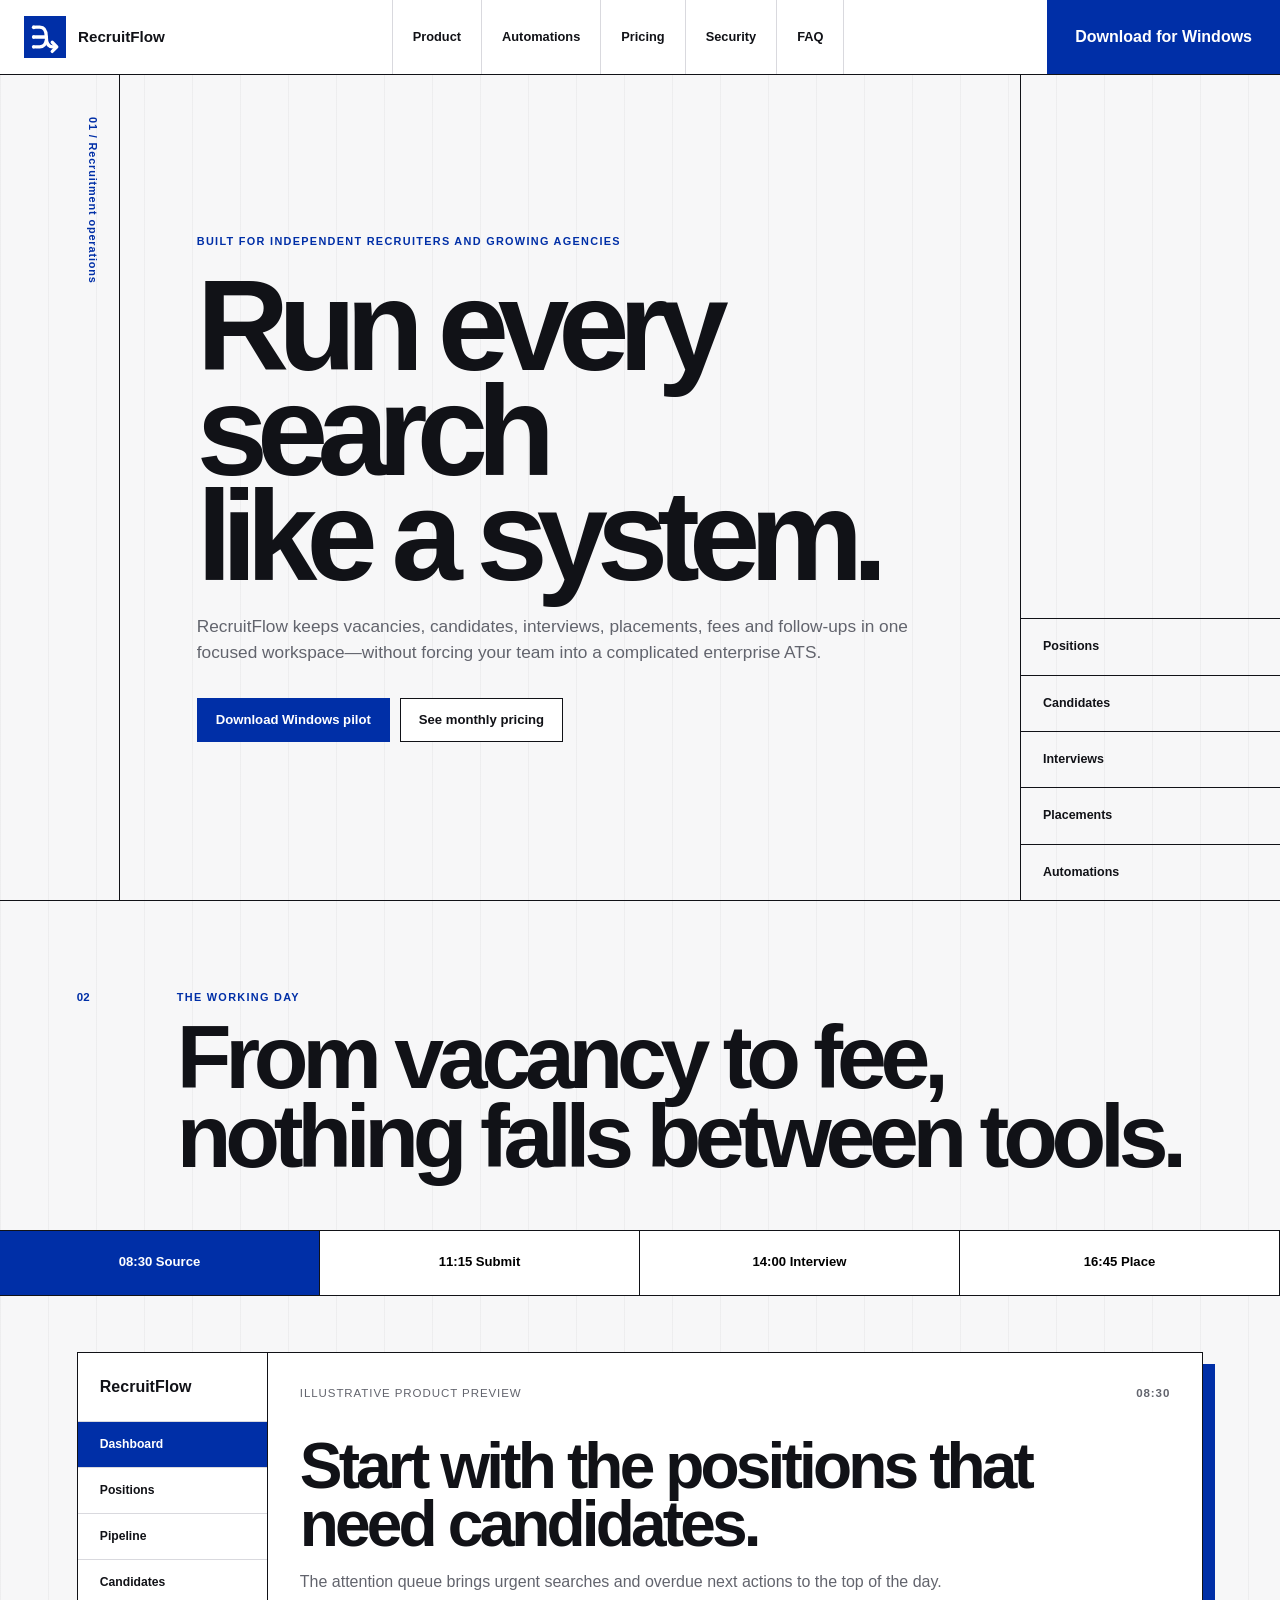
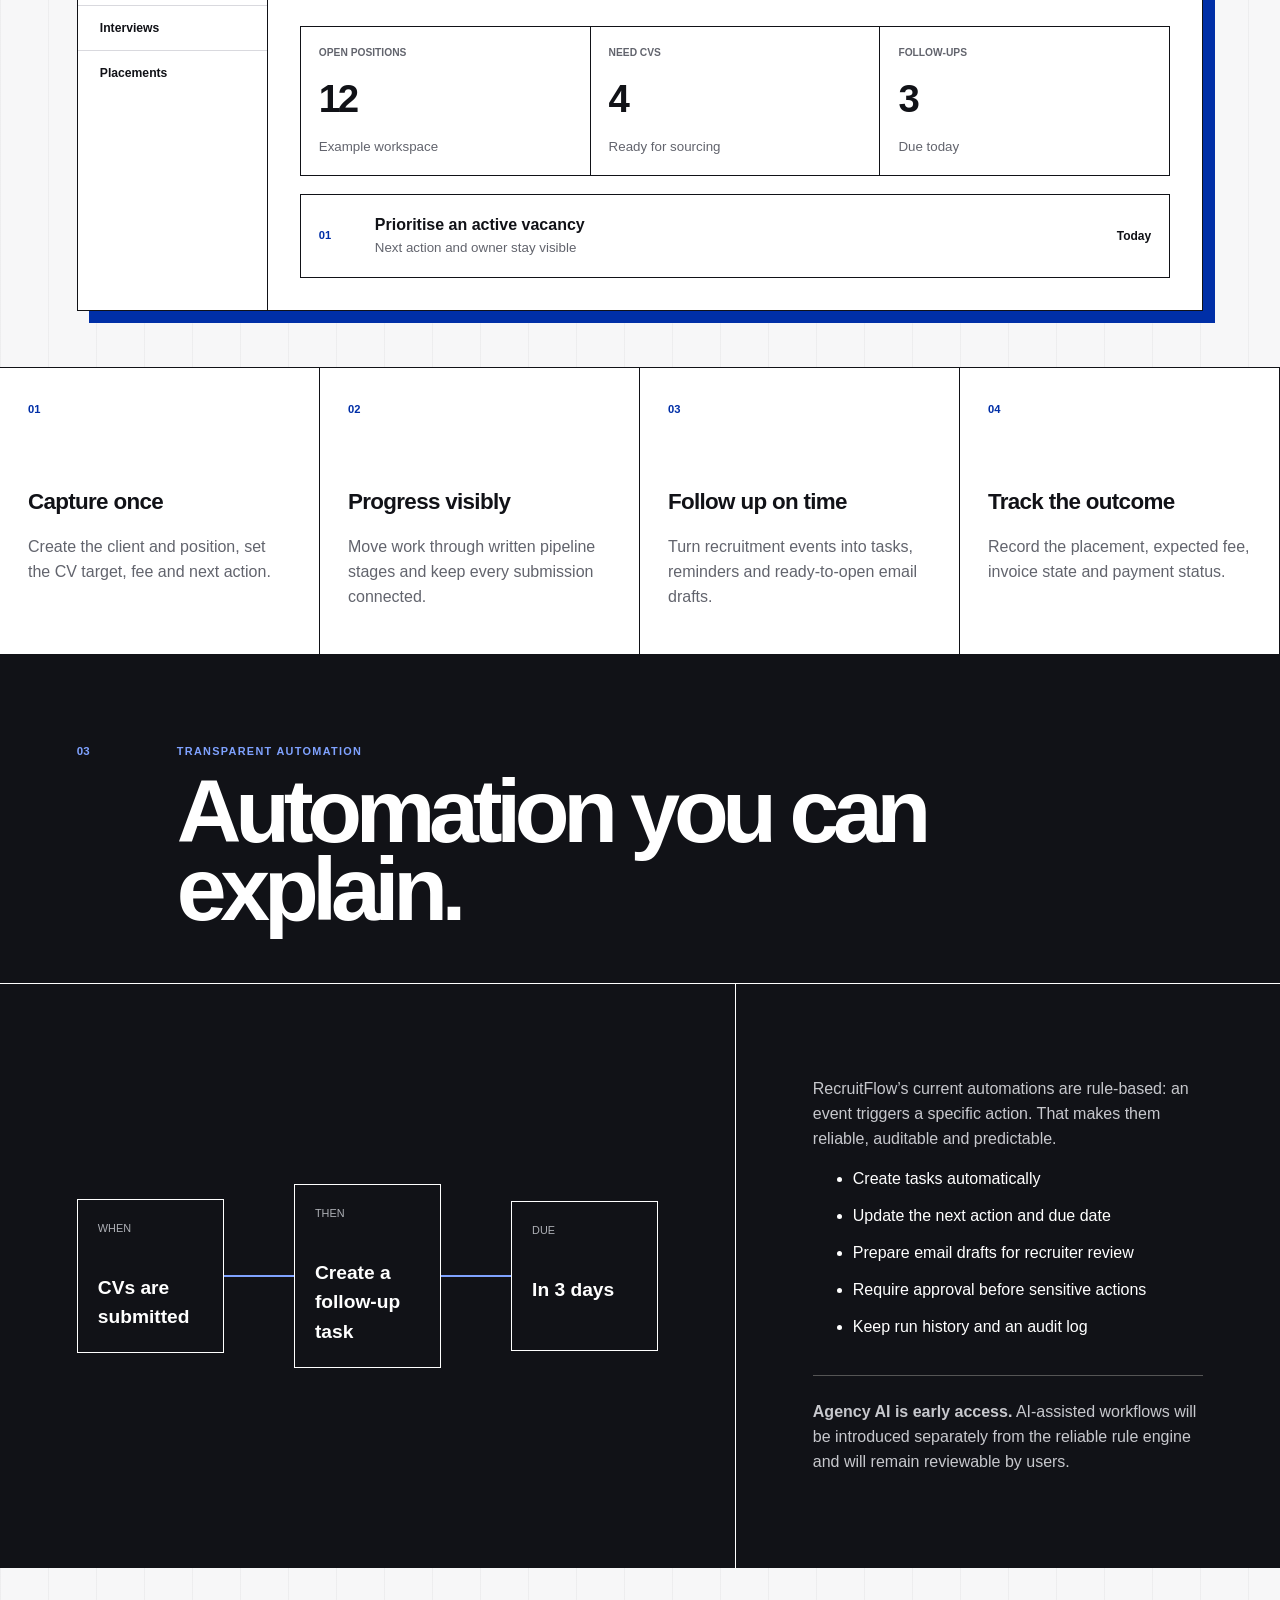
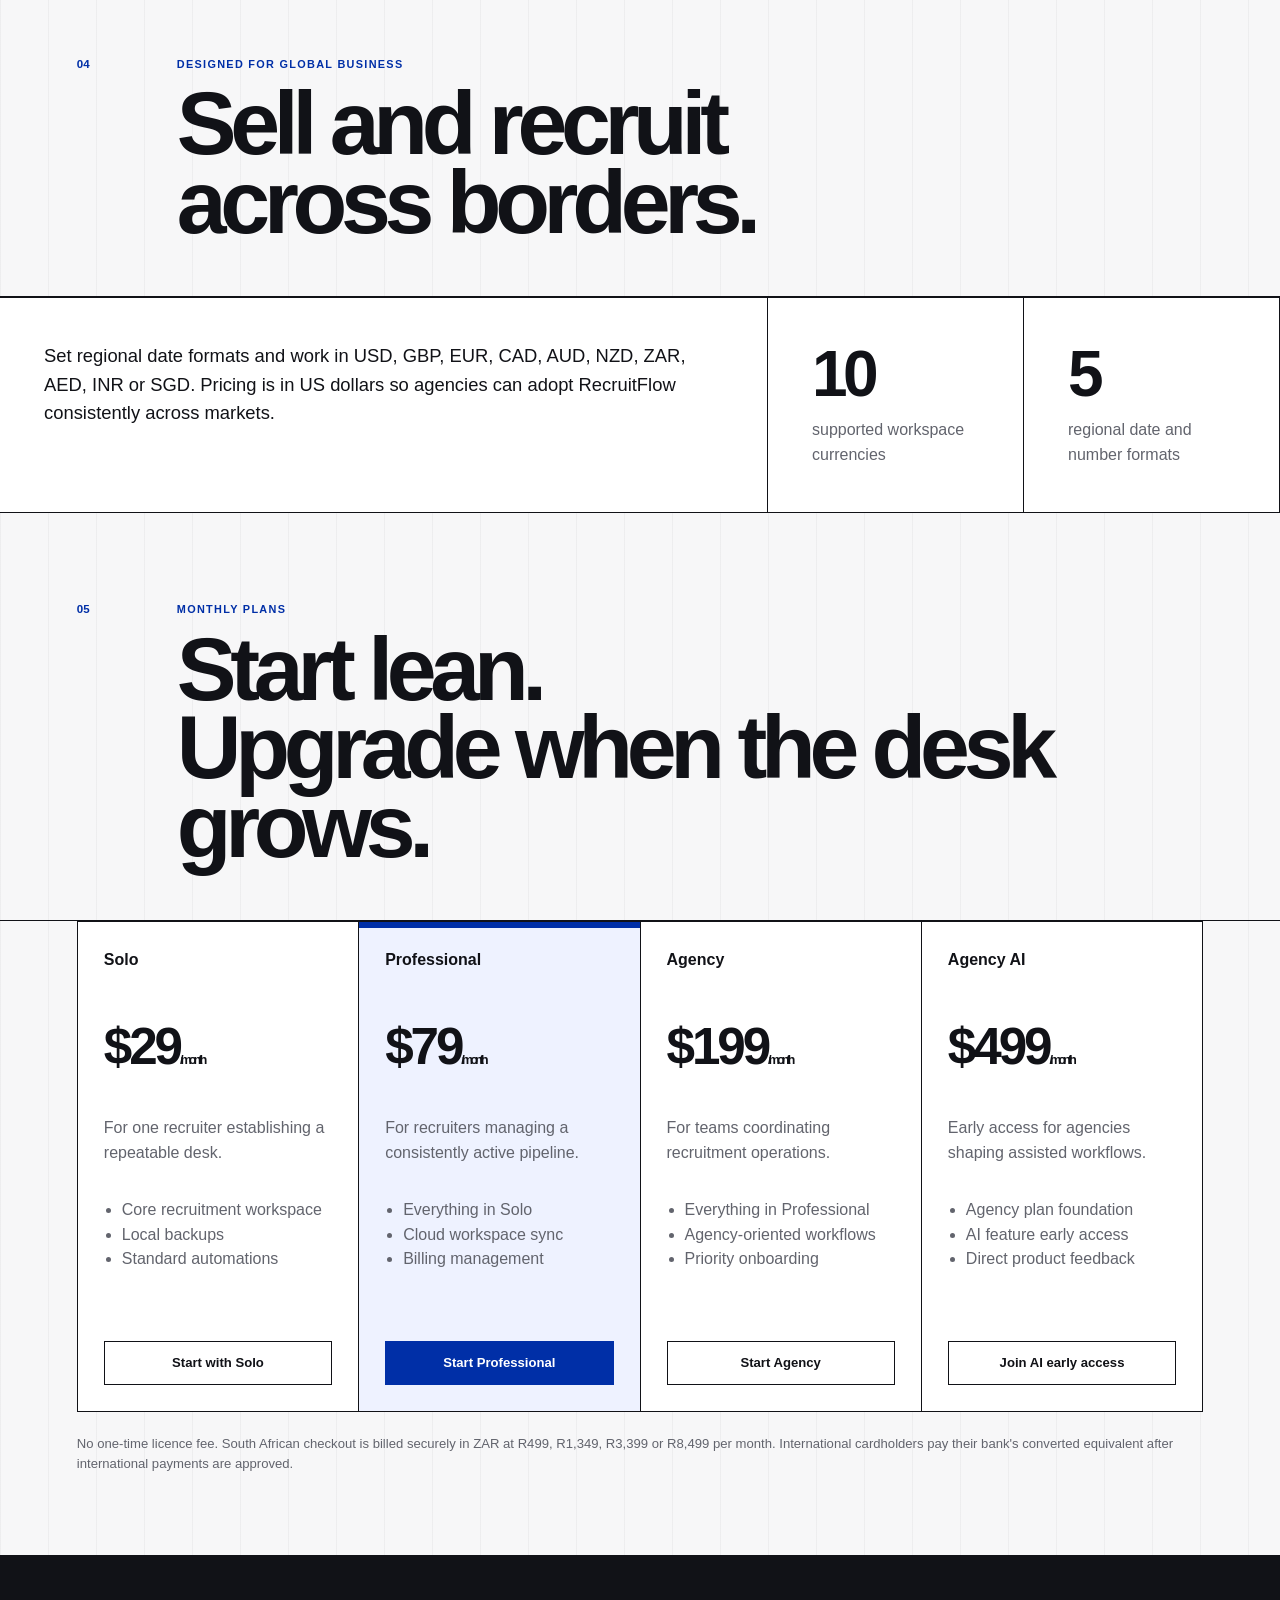
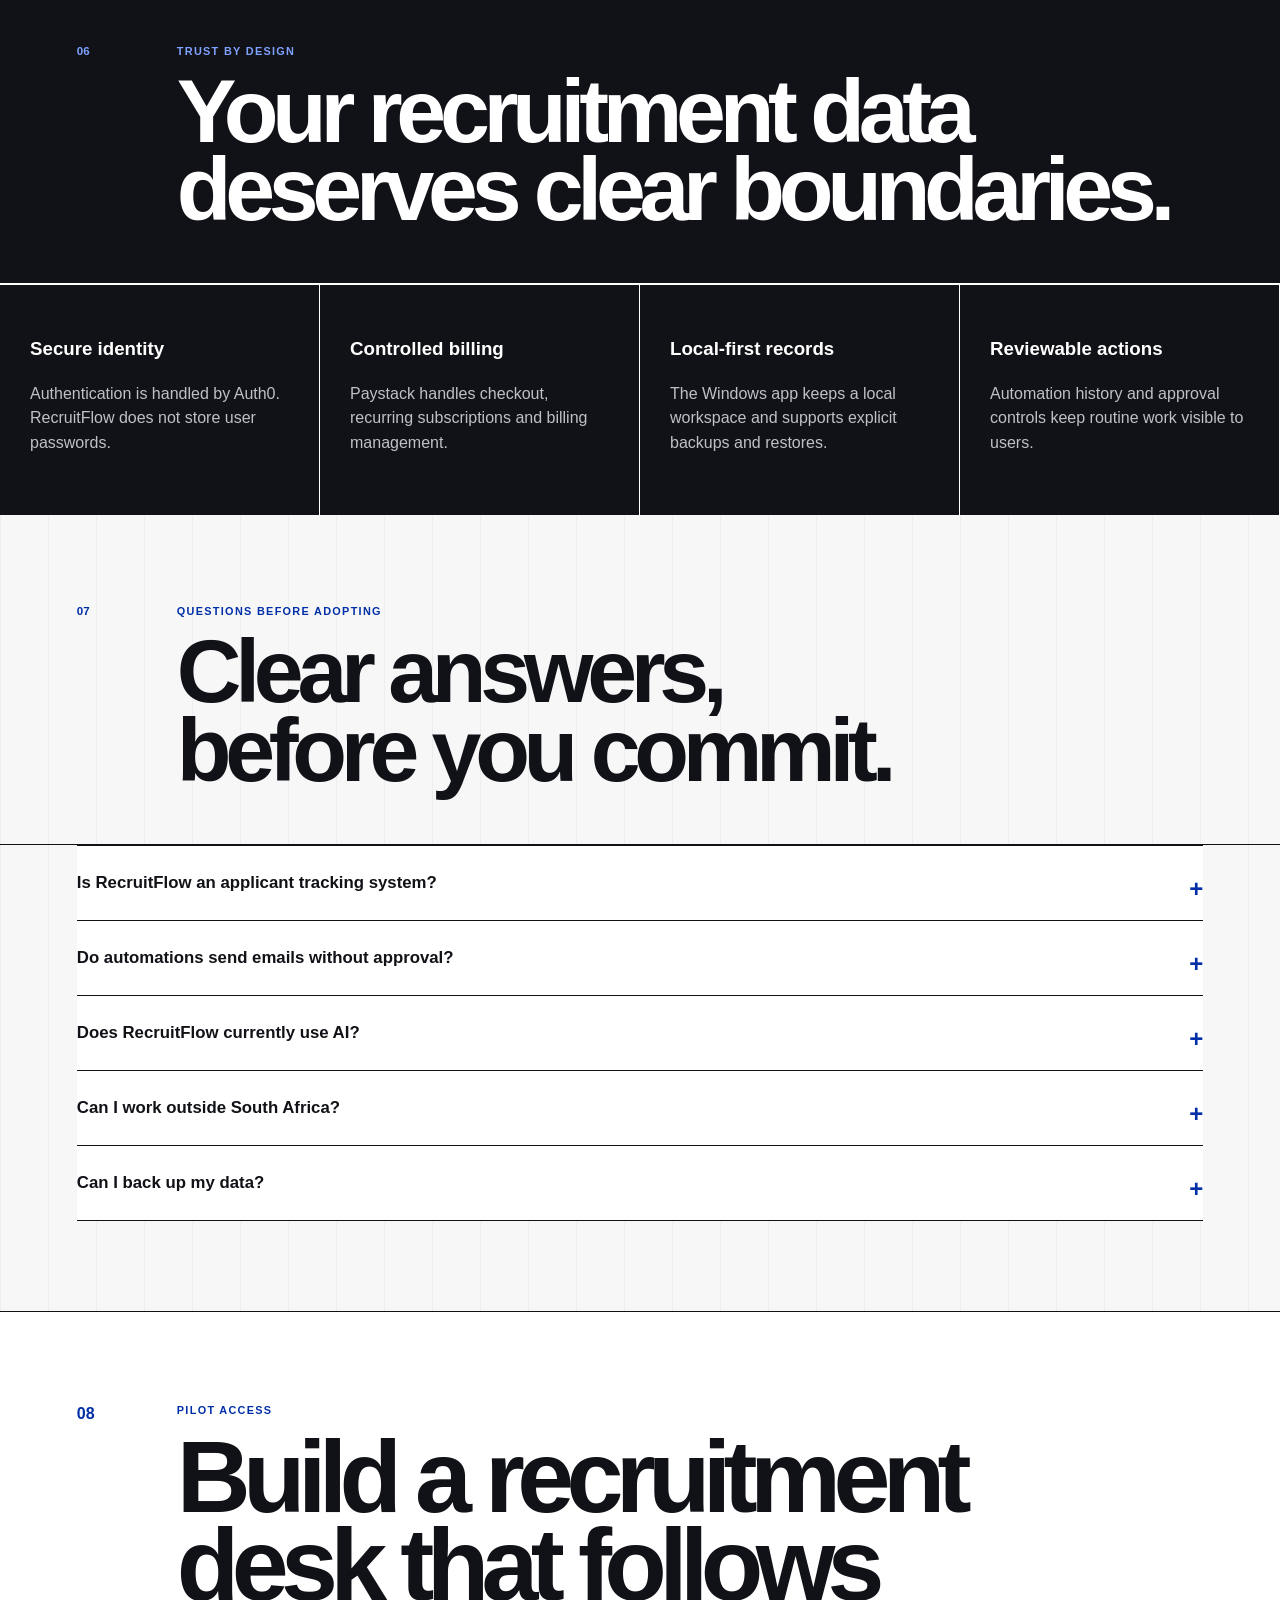
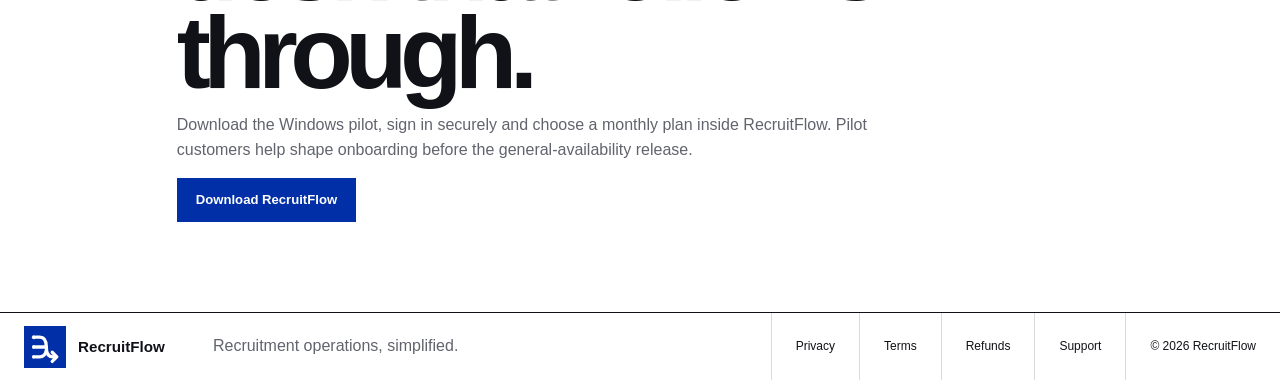
<file: index.html>
<!doctype html>
<html lang="en">
<head>
  <meta charset="utf-8">
  <meta name="viewport" content="width=device-width, initial-scale=1">
  <meta name="theme-color" content="#002fa7">
  <meta name="description" content="RecruitFlow keeps positions, candidates, interviews, placements, fees and follow-ups in one recruitment workspace.">
  <title>RecruitFlow — Recruitment operations, in one flow</title>
  <link rel="icon" type="image/svg+xml" href="recruitflow-mark.svg">
  <link rel="apple-touch-icon" href="recruitflow-mark-512.png">
  <style>.brand span{background:transparent}.brand span img{display:block;width:42px;height:42px}</style>
  <link rel="stylesheet" href="styles.css">
</head>
<body>
  <a class="skip-link" href="#main">Skip to content</a>
  <header class="site-header">
    <a class="brand" href="#top" aria-label="RecruitFlow home"><span><img src="recruitflow-mark.svg" alt=""></span><strong>RecruitFlow</strong></a>
    <button class="menu-button" type="button" aria-expanded="false" aria-controls="site-nav">Menu</button>
    <nav id="site-nav" aria-label="Primary navigation">
      <a href="#product">Product</a><a href="#automations">Automations</a><a href="#pricing">Pricing</a><a href="#security">Security</a><a href="#faq">FAQ</a>
    </nav>
    <a class="header-cta" href="RecruitFlow-Setup.exe" download>Download for Windows</a>
  </header>

  <main id="main">
    <section class="hero" id="top">
      <div class="folio">01 / Recruitment operations</div>
      <div class="hero-copy">
        <p class="eyebrow">Built for independent recruiters and growing agencies</p>
        <h1>Run every search<br>like a system.</h1>
        <p class="hero-lede">RecruitFlow keeps vacancies, candidates, interviews, placements, fees and follow-ups in one focused workspace—without forcing your team into a complicated enterprise ATS.</p>
        <div class="hero-actions"><a class="button primary" href="RecruitFlow-Setup.exe" download>Download Windows pilot</a><a class="button" href="#pricing">See monthly pricing</a></div>
      </div>
      <div class="hero-index" aria-label="Core product areas">
        <span>Positions</span><span>Candidates</span><span>Interviews</span><span>Placements</span><span>Automations</span>
      </div>
    </section>

    <section class="product-section" id="product">
      <div class="section-heading"><span>02</span><div><p class="eyebrow">The working day</p><h2>From vacancy to fee,<br>nothing falls between tools.</h2></div></div>
      <div class="day-switcher" role="tablist" aria-label="Recruitment workflow preview">
        <button class="day-tab active" data-demo="source" role="tab" aria-selected="true">08:30 Source</button>
        <button class="day-tab" data-demo="submit" role="tab" aria-selected="false">11:15 Submit</button>
        <button class="day-tab" data-demo="interview" role="tab" aria-selected="false">14:00 Interview</button>
        <button class="day-tab" data-demo="place" role="tab" aria-selected="false">16:45 Place</button>
      </div>
      <div class="product-demo" aria-live="polite">
        <div class="demo-sidebar"><strong>RecruitFlow</strong><span class="active">Dashboard</span><span>Positions</span><span>Pipeline</span><span>Candidates</span><span>Interviews</span><span>Placements</span></div>
        <div class="demo-main">
          <div class="demo-meta"><span>Illustrative product preview</span><strong id="demo-time">08:30</strong></div>
          <h3 id="demo-title">Start with the positions that need candidates.</h3>
          <p id="demo-copy">The attention queue brings urgent searches and overdue next actions to the top of the day.</p>
          <div class="demo-grid" id="demo-grid">
            <div><span>Open positions</span><strong>12</strong><small>Example workspace</small></div>
            <div><span>Need CVs</span><strong>4</strong><small>Ready for sourcing</small></div>
            <div><span>Follow-ups</span><strong>3</strong><small>Due today</small></div>
          </div>
          <div class="demo-queue"><span>01</span><div><strong>Prioritise an active vacancy</strong><small>Next action and owner stay visible</small></div><b>Today</b></div>
        </div>
      </div>
      <div class="workflow-grid">
        <article><span>01</span><h3>Capture once</h3><p>Create the client and position, set the CV target, fee and next action.</p></article>
        <article><span>02</span><h3>Progress visibly</h3><p>Move work through written pipeline stages and keep every submission connected.</p></article>
        <article><span>03</span><h3>Follow up on time</h3><p>Turn recruitment events into tasks, reminders and ready-to-open email drafts.</p></article>
        <article><span>04</span><h3>Track the outcome</h3><p>Record the placement, expected fee, invoice state and payment status.</p></article>
      </div>
    </section>

    <section class="automation-section" id="automations">
      <div class="section-heading inverse"><span>03</span><div><p class="eyebrow">Transparent automation</p><h2>Automation you can explain.</h2></div></div>
      <div class="automation-layout">
        <div class="rule-builder" aria-label="Example automation rule">
          <div><span>When</span><strong>CVs are submitted</strong></div><i></i><div><span>Then</span><strong>Create a follow-up task</strong></div><i></i><div><span>Due</span><strong>In 3 days</strong></div>
        </div>
        <div class="automation-copy">
          <p>RecruitFlow’s current automations are rule-based: an event triggers a specific action. That makes them reliable, auditable and predictable.</p>
          <ul><li>Create tasks automatically</li><li>Update the next action and due date</li><li>Prepare email drafts for recruiter review</li><li>Require approval before sensitive actions</li><li>Keep run history and an audit log</li></ul>
          <p class="roadmap-note"><strong>Agency AI is early access.</strong> AI-assisted workflows will be introduced separately from the reliable rule engine and will remain reviewable by users.</p>
        </div>
      </div>
    </section>

    <section class="global-section">
      <div class="section-heading"><span>04</span><div><p class="eyebrow">Designed for global business</p><h2>Sell and recruit<br>across borders.</h2></div></div>
      <div class="global-grid"><p>Set regional date formats and work in USD, GBP, EUR, CAD, AUD, NZD, ZAR, AED, INR or SGD. Pricing is in US dollars so agencies can adopt RecruitFlow consistently across markets.</p><div><strong>10</strong><span>supported workspace currencies</span></div><div><strong>5</strong><span>regional date and number formats</span></div></div>
    </section>

    <section class="pricing-section" id="pricing">
      <div class="section-heading"><span>05</span><div><p class="eyebrow">Monthly plans</p><h2>Start lean.<br>Upgrade when the desk grows.</h2></div></div>
      <div class="pricing-grid">
        <article><span>Solo</span><strong>$29<small>/month</small></strong><p>For one recruiter establishing a repeatable desk.</p><ul><li>Core recruitment workspace</li><li>Local backups</li><li>Standard automations</li></ul><a class="button" href="RecruitFlow-Setup.exe" download>Start with Solo</a></article>
        <article class="featured"><span>Professional</span><strong>$79<small>/month</small></strong><p>For recruiters managing a consistently active pipeline.</p><ul><li>Everything in Solo</li><li>Cloud workspace sync</li><li>Billing management</li></ul><a class="button primary" href="RecruitFlow-Setup.exe" download>Start Professional</a></article>
        <article><span>Agency</span><strong>$199<small>/month</small></strong><p>For teams coordinating recruitment operations.</p><ul><li>Everything in Professional</li><li>Agency-oriented workflows</li><li>Priority onboarding</li></ul><a class="button" href="RecruitFlow-Setup.exe" download>Start Agency</a></article>
        <article><span>Agency AI</span><strong>$499<small>/month</small></strong><p>Early access for agencies shaping assisted workflows.</p><ul><li>Agency plan foundation</li><li>AI feature early access</li><li>Direct product feedback</li></ul><a class="button" href="RecruitFlow-Setup.exe" download>Join AI early access</a></article>
      </div>
      <p class="pricing-note">No one-time licence fee. South African checkout is billed securely in ZAR at R499, R1,349, R3,399 or R8,499 per month. International cardholders pay their bank's converted equivalent after international payments are approved.</p>
    </section>

    <section class="security-section" id="security">
      <div class="section-heading inverse"><span>06</span><div><p class="eyebrow">Trust by design</p><h2>Your recruitment data deserves clear boundaries.</h2></div></div>
      <div class="security-grid"><article><h3>Secure identity</h3><p>Authentication is handled by Auth0. RecruitFlow does not store user passwords.</p></article><article><h3>Controlled billing</h3><p>Paystack handles checkout, recurring subscriptions and billing management.</p></article><article><h3>Local-first records</h3><p>The Windows app keeps a local workspace and supports explicit backups and restores.</p></article><article><h3>Reviewable actions</h3><p>Automation history and approval controls keep routine work visible to users.</p></article></div>
    </section>

    <section class="faq-section" id="faq">
      <div class="section-heading"><span>07</span><div><p class="eyebrow">Questions before adopting</p><h2>Clear answers,<br>before you commit.</h2></div></div>
      <div class="faq-list">
        <details><summary>Is RecruitFlow an applicant tracking system?</summary><p>It is a focused recruitment operations workspace. It covers positions, candidates, submissions, interviews, placements, fees and follow-ups without the complexity of a large enterprise ATS.</p></details>
        <details><summary>Do automations send emails without approval?</summary><p>No. RecruitFlow prepares drafts for review. Rules can also require approval before their configured actions run.</p></details>
        <details><summary>Does RecruitFlow currently use AI?</summary><p>The production automation engine is rule-based. Agency AI is an early-access tier for future assisted workflows; the website does not present unfinished AI capabilities as available today.</p></details>
        <details><summary>Can I work outside South Africa?</summary><p>Yes. The workspace supports multiple currencies and regional formats, and the product is positioned for recruiters and agencies globally.</p></details>
        <details><summary>Can I back up my data?</summary><p>Yes. Manual and automatic backups are built into the Windows app, with restore controls and configurable retention.</p></details>
      </div>
    </section>

    <section class="pilot-section" id="pilot">
      <span>08</span><div><p class="eyebrow">Pilot access</p><h2>Build a recruitment desk that follows through.</h2><p>Download the Windows pilot, sign in securely and choose a monthly plan inside RecruitFlow. Pilot customers help shape onboarding before the general-availability release.</p><a class="button primary" href="RecruitFlow-Setup.exe" download>Download RecruitFlow</a></div>
    </section>
  </main>

  <footer><a class="brand" href="#top"><span><img src="recruitflow-mark.svg" alt=""></span><strong>RecruitFlow</strong></a><p>Recruitment operations, simplified.</p><nav><a href="privacy.html">Privacy</a><a href="terms.html">Terms</a><a href="refunds.html">Refunds</a><a href="support.html">Support</a></nav><small>© 2026 RecruitFlow</small></footer>
  <script src="script.js"></script>
</body>
</html>
</file>
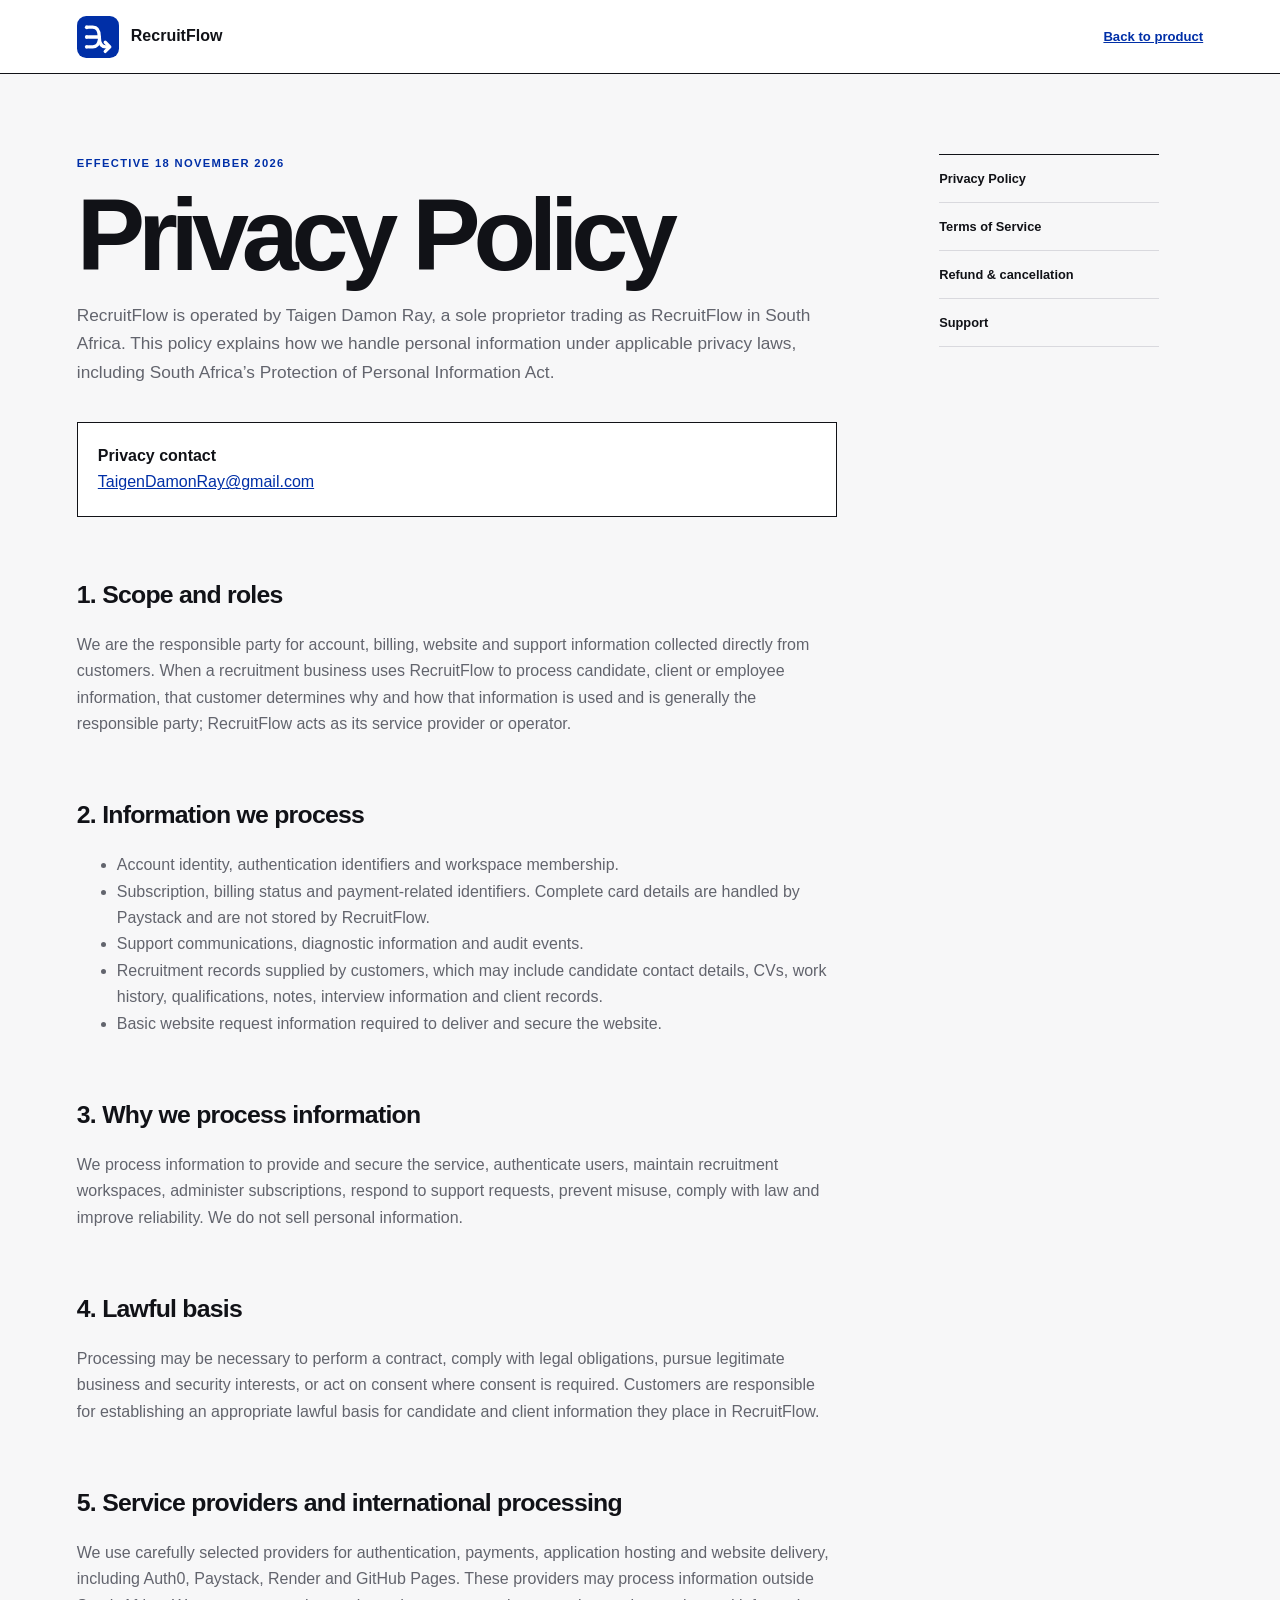
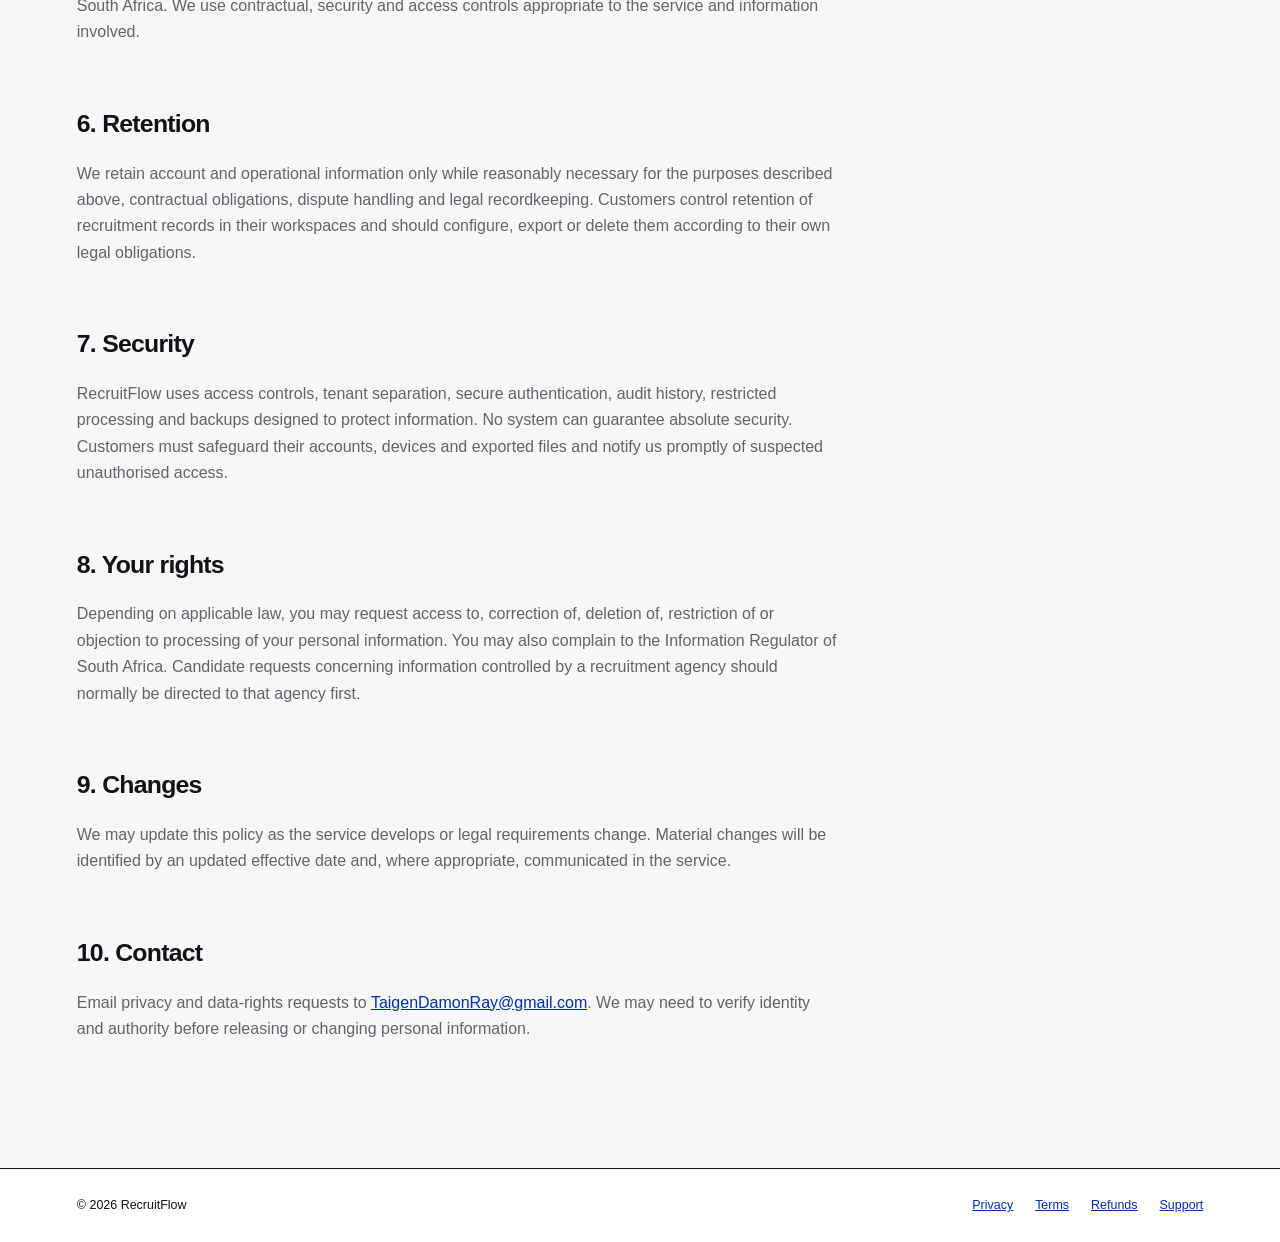
<file: privacy.html>
<!doctype html><html lang="en"><head><meta charset="utf-8"><meta name="viewport" content="width=device-width,initial-scale=1"><title>Privacy Policy — RecruitFlow</title><meta name="description" content="How RecruitFlow collects, uses and protects personal information."><link rel="icon" href="recruitflow-mark.svg" type="image/svg+xml"><link rel="stylesheet" href="legal.css"></head><body>
<header class="legal-header"><a class="legal-brand" href="index.html"><img src="recruitflow-mark.svg" alt=""><span>RecruitFlow</span></a><a href="index.html">Back to product</a></header>
<main class="legal-main"><article><p class="eyebrow">Effective 18 November 2026</p><h1>Privacy Policy</h1><p class="summary">RecruitFlow is operated by Taigen Damon Ray, a sole proprietor trading as RecruitFlow in South Africa. This policy explains how we handle personal information under applicable privacy laws, including South Africa’s Protection of Personal Information Act.</p>
<div class="notice"><strong>Privacy contact</strong><br><a href="mailto:TaigenDamonRay@gmail.com">TaigenDamonRay@gmail.com</a></div>
<h2 id="scope">1. Scope and roles</h2><p>We are the responsible party for account, billing, website and support information collected directly from customers. When a recruitment business uses RecruitFlow to process candidate, client or employee information, that customer determines why and how that information is used and is generally the responsible party; RecruitFlow acts as its service provider or operator.</p>
<h2 id="collect">2. Information we process</h2><ul><li>Account identity, authentication identifiers and workspace membership.</li><li>Subscription, billing status and payment-related identifiers. Complete card details are handled by Paystack and are not stored by RecruitFlow.</li><li>Support communications, diagnostic information and audit events.</li><li>Recruitment records supplied by customers, which may include candidate contact details, CVs, work history, qualifications, notes, interview information and client records.</li><li>Basic website request information required to deliver and secure the website.</li></ul>
<h2 id="purpose">3. Why we process information</h2><p>We process information to provide and secure the service, authenticate users, maintain recruitment workspaces, administer subscriptions, respond to support requests, prevent misuse, comply with law and improve reliability. We do not sell personal information.</p>
<h2 id="basis">4. Lawful basis</h2><p>Processing may be necessary to perform a contract, comply with legal obligations, pursue legitimate business and security interests, or act on consent where consent is required. Customers are responsible for establishing an appropriate lawful basis for candidate and client information they place in RecruitFlow.</p>
<h2 id="providers">5. Service providers and international processing</h2><p>We use carefully selected providers for authentication, payments, application hosting and website delivery, including Auth0, Paystack, Render and GitHub Pages. These providers may process information outside South Africa. We use contractual, security and access controls appropriate to the service and information involved.</p>
<h2 id="retention">6. Retention</h2><p>We retain account and operational information only while reasonably necessary for the purposes described above, contractual obligations, dispute handling and legal recordkeeping. Customers control retention of recruitment records in their workspaces and should configure, export or delete them according to their own legal obligations.</p>
<h2 id="security">7. Security</h2><p>RecruitFlow uses access controls, tenant separation, secure authentication, audit history, restricted processing and backups designed to protect information. No system can guarantee absolute security. Customers must safeguard their accounts, devices and exported files and notify us promptly of suspected unauthorised access.</p>
<h2 id="rights">8. Your rights</h2><p>Depending on applicable law, you may request access to, correction of, deletion of, restriction of or objection to processing of your personal information. You may also complain to the Information Regulator of South Africa. Candidate requests concerning information controlled by a recruitment agency should normally be directed to that agency first.</p>
<h2 id="changes">9. Changes</h2><p>We may update this policy as the service develops or legal requirements change. Material changes will be identified by an updated effective date and, where appropriate, communicated in the service.</p>
<h2 id="contact">10. Contact</h2><p>Email privacy and data-rights requests to <a href="mailto:TaigenDamonRay@gmail.com">TaigenDamonRay@gmail.com</a>. We may need to verify identity and authority before releasing or changing personal information.</p></article>
<nav class="legal-nav" aria-label="Legal pages"><a href="privacy.html">Privacy Policy</a><a href="terms.html">Terms of Service</a><a href="refunds.html">Refund & cancellation</a><a href="support.html">Support</a></nav></main>
<footer class="legal-footer"><span>© 2026 RecruitFlow</span><a href="privacy.html">Privacy</a><a href="terms.html">Terms</a><a href="refunds.html">Refunds</a><a href="support.html">Support</a></footer></body></html>
</file>
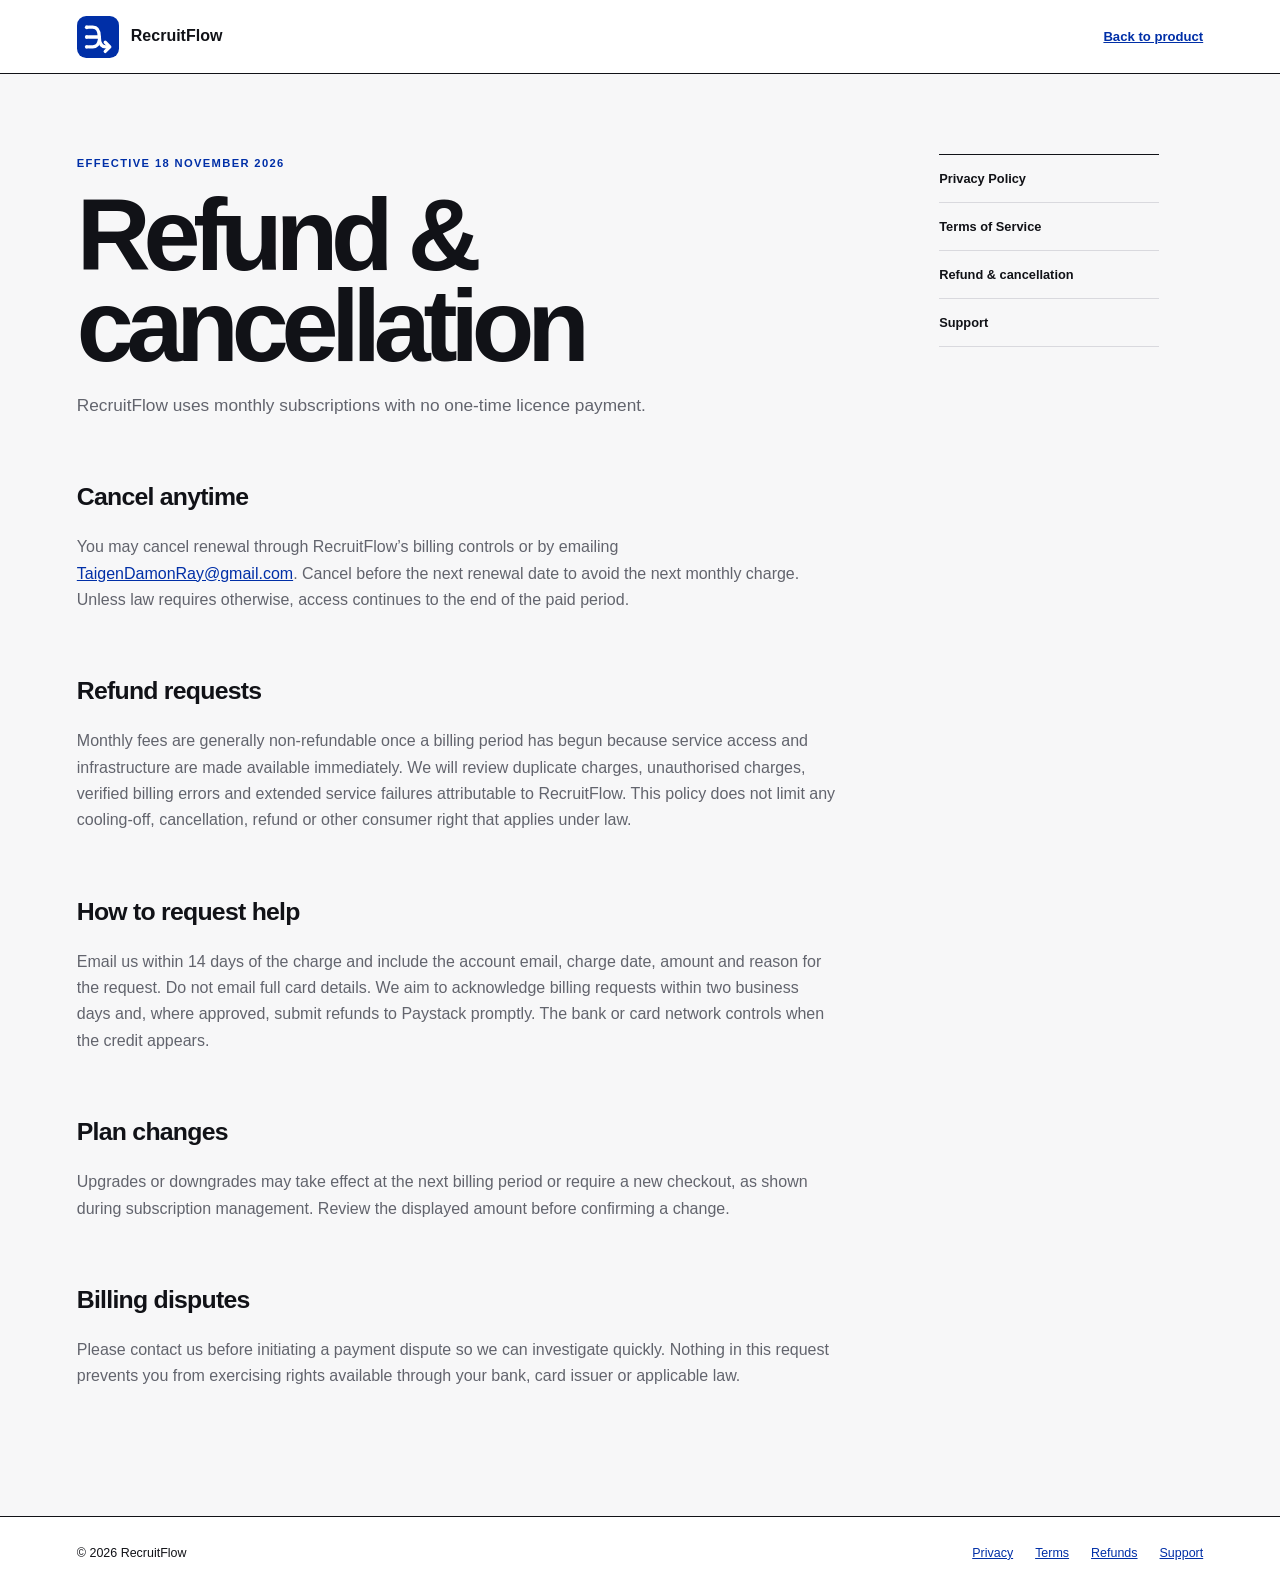
<file: refunds.html>
<!doctype html><html lang="en"><head><meta charset="utf-8"><meta name="viewport" content="width=device-width,initial-scale=1"><title>Refund and Cancellation Policy — RecruitFlow</title><meta name="description" content="RecruitFlow subscription cancellation, refund and billing-dispute policy."><link rel="icon" href="recruitflow-mark.svg" type="image/svg+xml"><link rel="stylesheet" href="legal.css"></head><body>
<header class="legal-header"><a class="legal-brand" href="index.html"><img src="recruitflow-mark.svg" alt=""><span>RecruitFlow</span></a><a href="index.html">Back to product</a></header>
<main class="legal-main"><article><p class="eyebrow">Effective 18 November 2026</p><h1>Refund & cancellation</h1><p class="summary">RecruitFlow uses monthly subscriptions with no one-time licence payment.</p>
<h2>Cancel anytime</h2><p>You may cancel renewal through RecruitFlow’s billing controls or by emailing <a href="mailto:TaigenDamonRay@gmail.com">TaigenDamonRay@gmail.com</a>. Cancel before the next renewal date to avoid the next monthly charge. Unless law requires otherwise, access continues to the end of the paid period.</p>
<h2>Refund requests</h2><p>Monthly fees are generally non-refundable once a billing period has begun because service access and infrastructure are made available immediately. We will review duplicate charges, unauthorised charges, verified billing errors and extended service failures attributable to RecruitFlow. This policy does not limit any cooling-off, cancellation, refund or other consumer right that applies under law.</p>
<h2>How to request help</h2><p>Email us within 14 days of the charge and include the account email, charge date, amount and reason for the request. Do not email full card details. We aim to acknowledge billing requests within two business days and, where approved, submit refunds to Paystack promptly. The bank or card network controls when the credit appears.</p>
<h2>Plan changes</h2><p>Upgrades or downgrades may take effect at the next billing period or require a new checkout, as shown during subscription management. Review the displayed amount before confirming a change.</p>
<h2>Billing disputes</h2><p>Please contact us before initiating a payment dispute so we can investigate quickly. Nothing in this request prevents you from exercising rights available through your bank, card issuer or applicable law.</p></article>
<nav class="legal-nav" aria-label="Legal pages"><a href="privacy.html">Privacy Policy</a><a href="terms.html">Terms of Service</a><a href="refunds.html">Refund & cancellation</a><a href="support.html">Support</a></nav></main>
<footer class="legal-footer"><span>© 2026 RecruitFlow</span><a href="privacy.html">Privacy</a><a href="terms.html">Terms</a><a href="refunds.html">Refunds</a><a href="support.html">Support</a></footer></body></html>
</file>
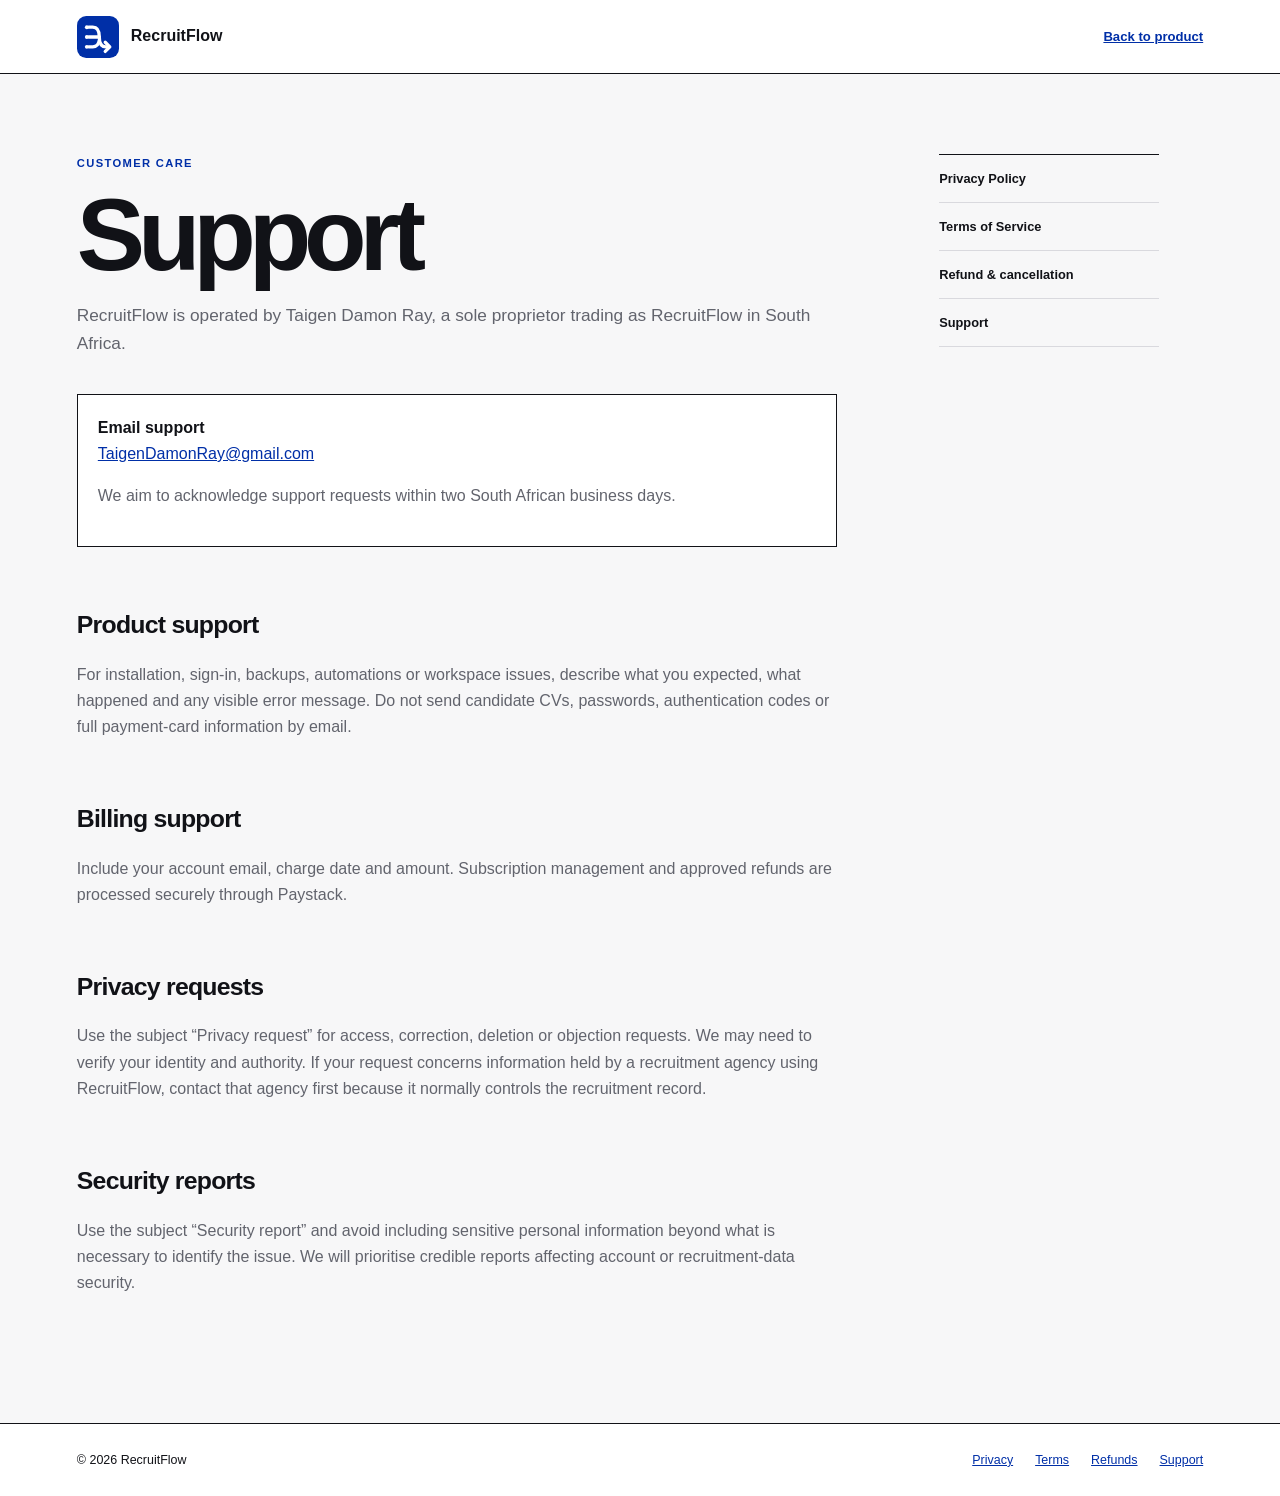
<file: support.html>
<!doctype html><html lang="en"><head><meta charset="utf-8"><meta name="viewport" content="width=device-width,initial-scale=1"><title>Customer Support — RecruitFlow</title><meta name="description" content="Contact RecruitFlow customer support for product, account, billing and privacy assistance."><link rel="icon" href="recruitflow-mark.svg" type="image/svg+xml"><link rel="stylesheet" href="legal.css"></head><body>
<header class="legal-header"><a class="legal-brand" href="index.html"><img src="recruitflow-mark.svg" alt=""><span>RecruitFlow</span></a><a href="index.html">Back to product</a></header>
<main class="legal-main"><article><p class="eyebrow">Customer care</p><h1>Support</h1><p class="summary">RecruitFlow is operated by Taigen Damon Ray, a sole proprietor trading as RecruitFlow in South Africa.</p>
<div class="notice"><strong>Email support</strong><br><a href="mailto:TaigenDamonRay@gmail.com">TaigenDamonRay@gmail.com</a><p>We aim to acknowledge support requests within two South African business days.</p></div>
<h2>Product support</h2><p>For installation, sign-in, backups, automations or workspace issues, describe what you expected, what happened and any visible error message. Do not send candidate CVs, passwords, authentication codes or full payment-card information by email.</p>
<h2>Billing support</h2><p>Include your account email, charge date and amount. Subscription management and approved refunds are processed securely through Paystack.</p>
<h2>Privacy requests</h2><p>Use the subject “Privacy request” for access, correction, deletion or objection requests. We may need to verify your identity and authority. If your request concerns information held by a recruitment agency using RecruitFlow, contact that agency first because it normally controls the recruitment record.</p>
<h2>Security reports</h2><p>Use the subject “Security report” and avoid including sensitive personal information beyond what is necessary to identify the issue. We will prioritise credible reports affecting account or recruitment-data security.</p></article>
<nav class="legal-nav" aria-label="Legal pages"><a href="privacy.html">Privacy Policy</a><a href="terms.html">Terms of Service</a><a href="refunds.html">Refund & cancellation</a><a href="support.html">Support</a></nav></main>
<footer class="legal-footer"><span>© 2026 RecruitFlow</span><a href="privacy.html">Privacy</a><a href="terms.html">Terms</a><a href="refunds.html">Refunds</a><a href="support.html">Support</a></footer></body></html>
</file>
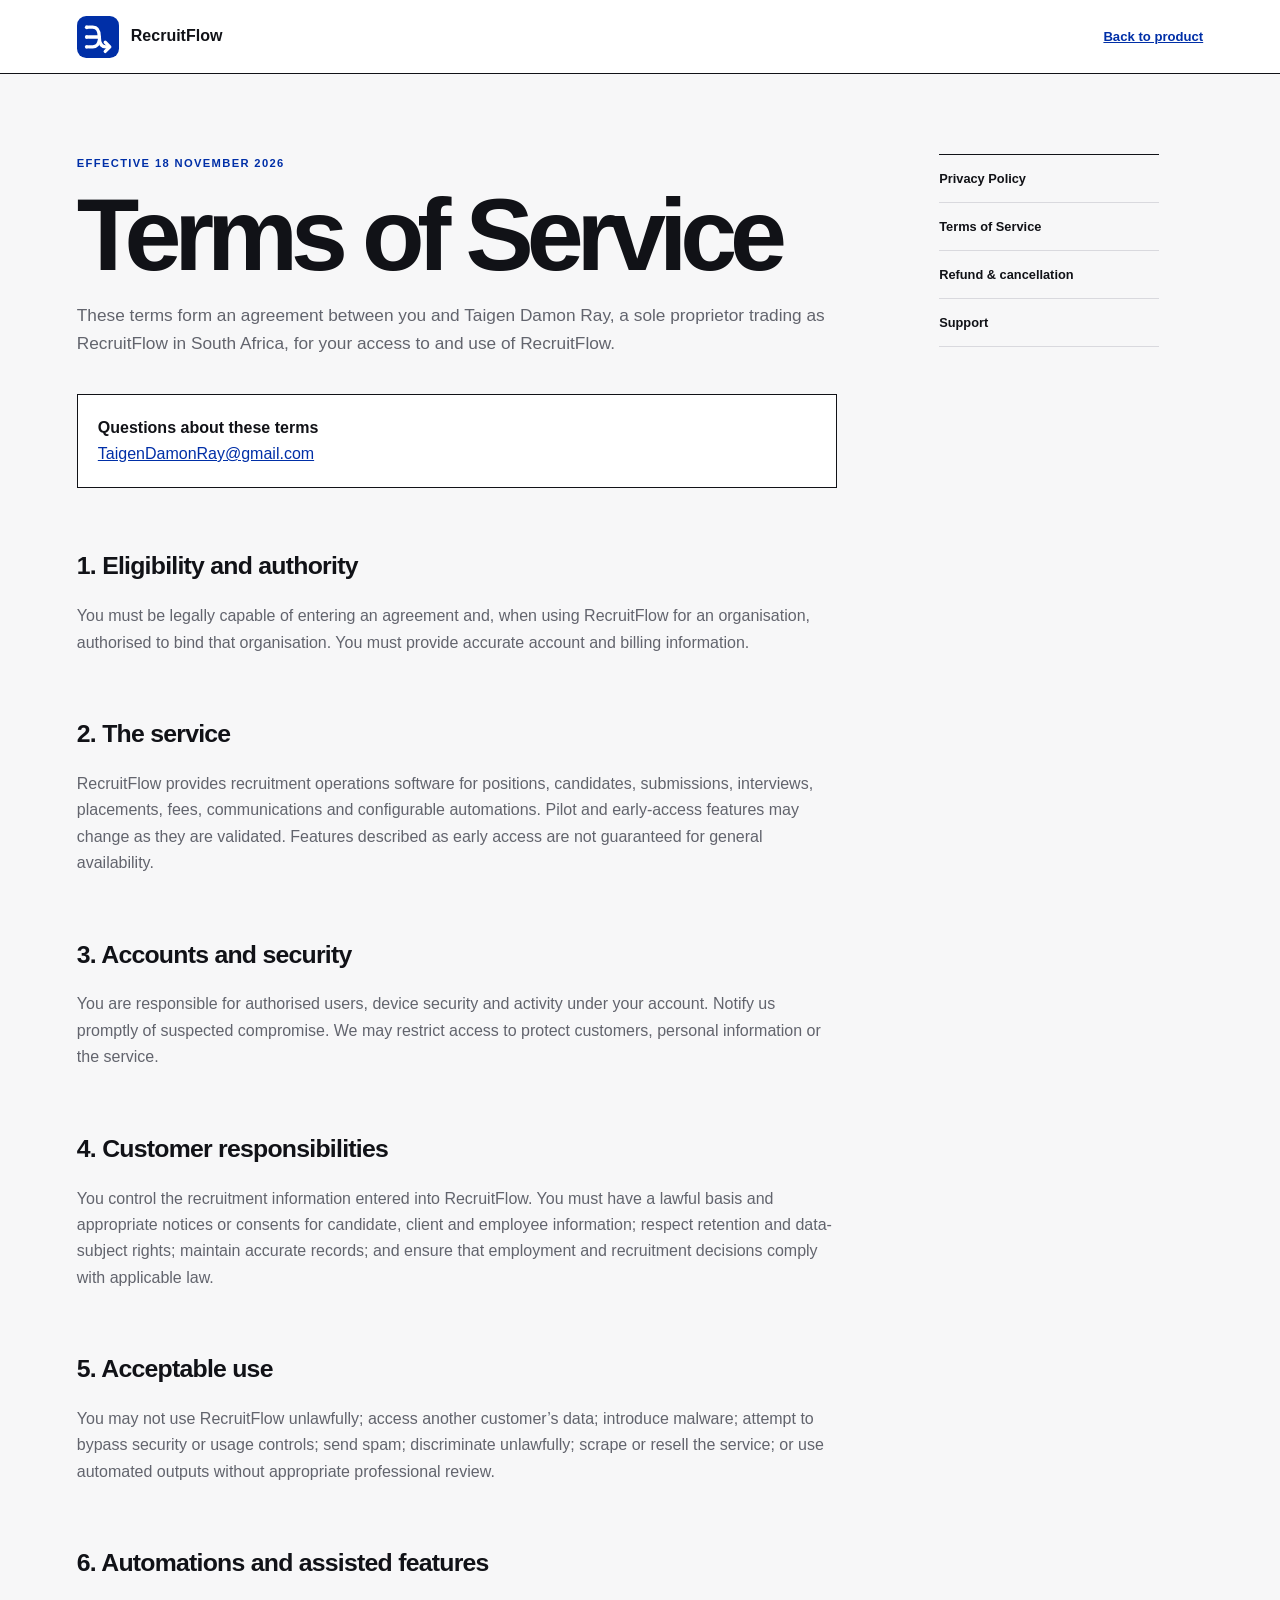
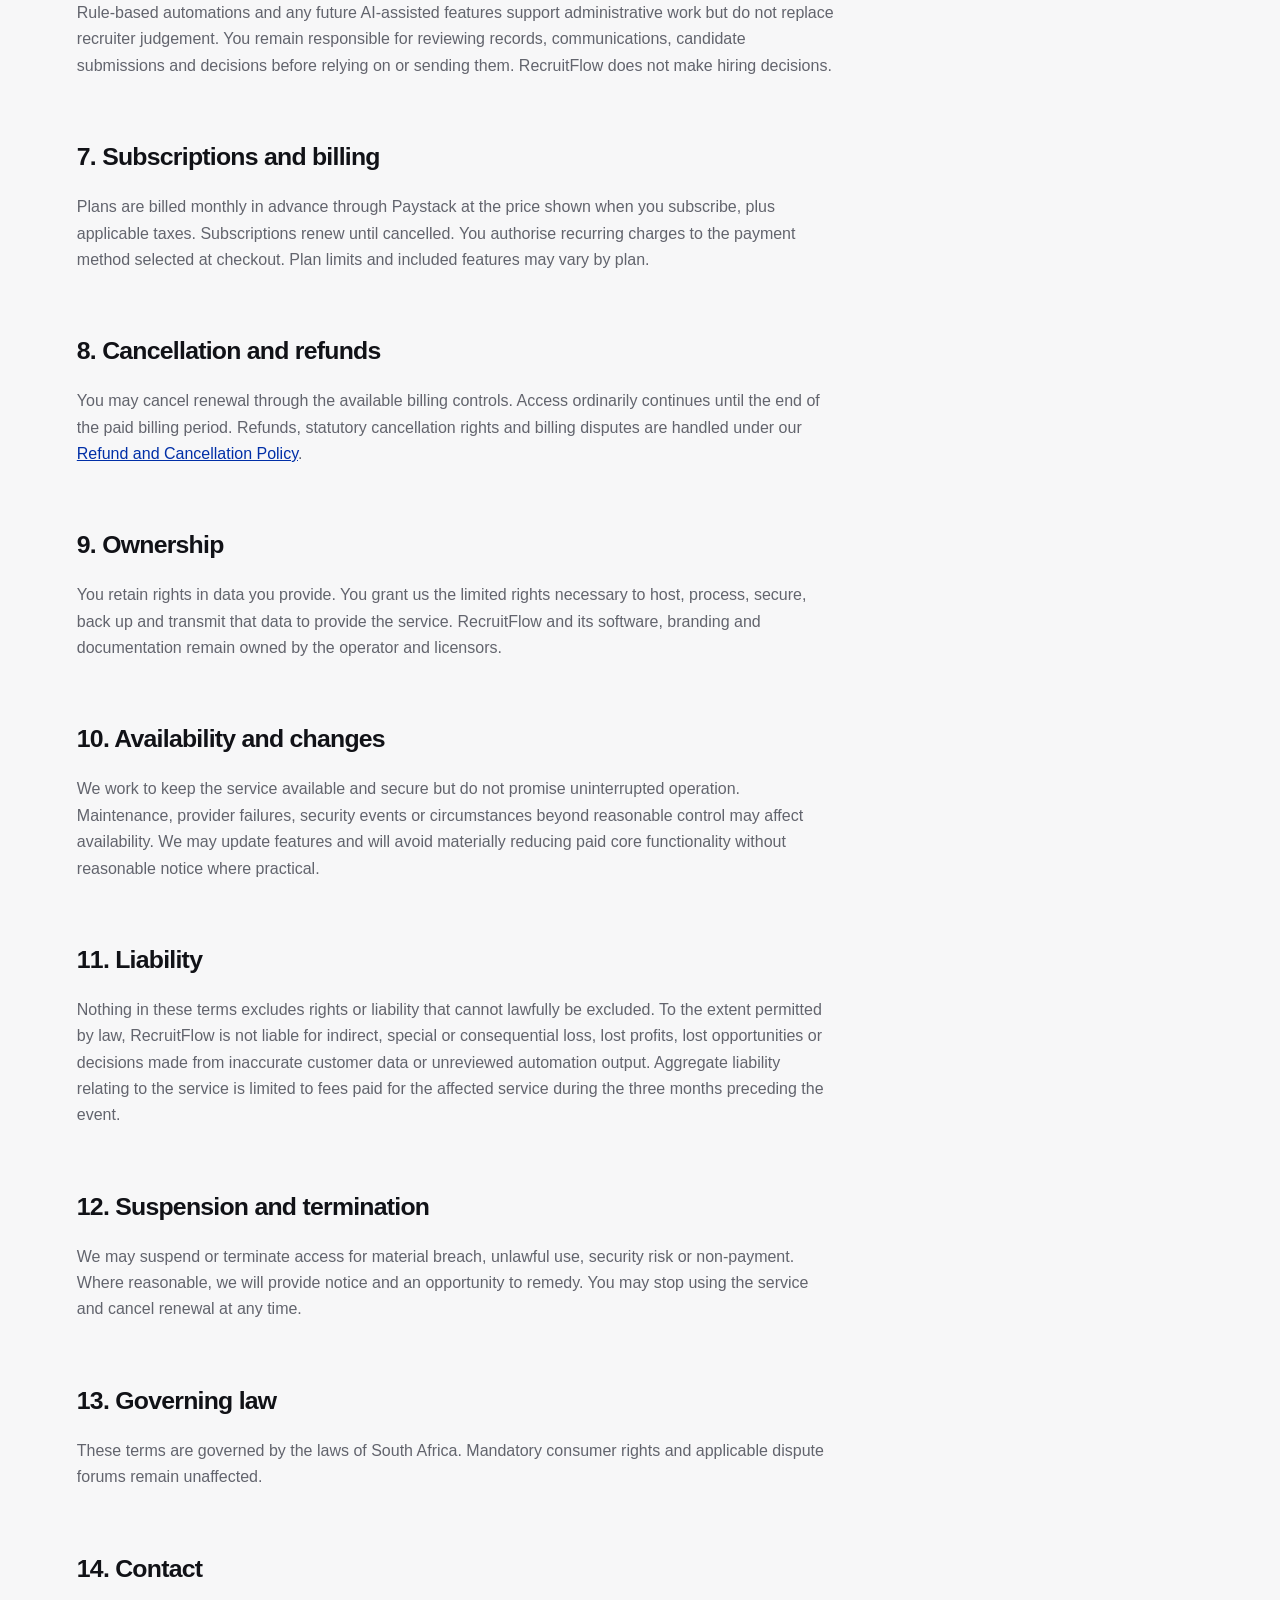
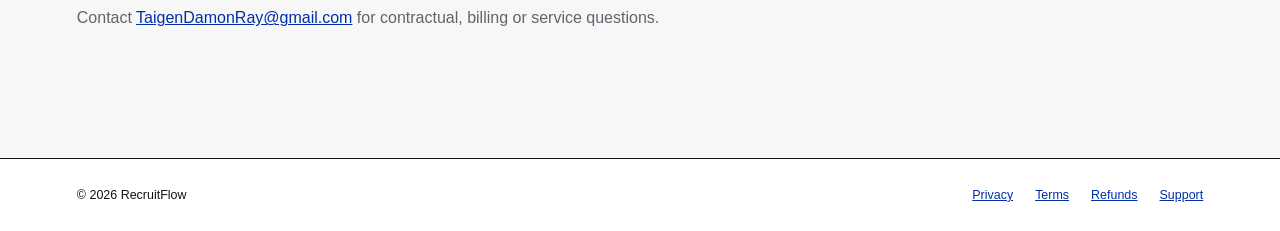
<file: terms.html>
<!doctype html><html lang="en"><head><meta charset="utf-8"><meta name="viewport" content="width=device-width,initial-scale=1"><title>Terms of Service — RecruitFlow</title><meta name="description" content="Terms governing access to and use of RecruitFlow."><link rel="icon" href="recruitflow-mark.svg" type="image/svg+xml"><link rel="stylesheet" href="legal.css"></head><body>
<header class="legal-header"><a class="legal-brand" href="index.html"><img src="recruitflow-mark.svg" alt=""><span>RecruitFlow</span></a><a href="index.html">Back to product</a></header>
<main class="legal-main"><article><p class="eyebrow">Effective 18 November 2026</p><h1>Terms of Service</h1><p class="summary">These terms form an agreement between you and Taigen Damon Ray, a sole proprietor trading as RecruitFlow in South Africa, for your access to and use of RecruitFlow.</p>
<div class="notice"><strong>Questions about these terms</strong><br><a href="mailto:TaigenDamonRay@gmail.com">TaigenDamonRay@gmail.com</a></div>
<h2>1. Eligibility and authority</h2><p>You must be legally capable of entering an agreement and, when using RecruitFlow for an organisation, authorised to bind that organisation. You must provide accurate account and billing information.</p>
<h2>2. The service</h2><p>RecruitFlow provides recruitment operations software for positions, candidates, submissions, interviews, placements, fees, communications and configurable automations. Pilot and early-access features may change as they are validated. Features described as early access are not guaranteed for general availability.</p>
<h2>3. Accounts and security</h2><p>You are responsible for authorised users, device security and activity under your account. Notify us promptly of suspected compromise. We may restrict access to protect customers, personal information or the service.</p>
<h2>4. Customer responsibilities</h2><p>You control the recruitment information entered into RecruitFlow. You must have a lawful basis and appropriate notices or consents for candidate, client and employee information; respect retention and data-subject rights; maintain accurate records; and ensure that employment and recruitment decisions comply with applicable law.</p>
<h2>5. Acceptable use</h2><p>You may not use RecruitFlow unlawfully; access another customer’s data; introduce malware; attempt to bypass security or usage controls; send spam; discriminate unlawfully; scrape or resell the service; or use automated outputs without appropriate professional review.</p>
<h2>6. Automations and assisted features</h2><p>Rule-based automations and any future AI-assisted features support administrative work but do not replace recruiter judgement. You remain responsible for reviewing records, communications, candidate submissions and decisions before relying on or sending them. RecruitFlow does not make hiring decisions.</p>
<h2>7. Subscriptions and billing</h2><p>Plans are billed monthly in advance through Paystack at the price shown when you subscribe, plus applicable taxes. Subscriptions renew until cancelled. You authorise recurring charges to the payment method selected at checkout. Plan limits and included features may vary by plan.</p>
<h2>8. Cancellation and refunds</h2><p>You may cancel renewal through the available billing controls. Access ordinarily continues until the end of the paid billing period. Refunds, statutory cancellation rights and billing disputes are handled under our <a href="refunds.html">Refund and Cancellation Policy</a>.</p>
<h2>9. Ownership</h2><p>You retain rights in data you provide. You grant us the limited rights necessary to host, process, secure, back up and transmit that data to provide the service. RecruitFlow and its software, branding and documentation remain owned by the operator and licensors.</p>
<h2>10. Availability and changes</h2><p>We work to keep the service available and secure but do not promise uninterrupted operation. Maintenance, provider failures, security events or circumstances beyond reasonable control may affect availability. We may update features and will avoid materially reducing paid core functionality without reasonable notice where practical.</p>
<h2>11. Liability</h2><p>Nothing in these terms excludes rights or liability that cannot lawfully be excluded. To the extent permitted by law, RecruitFlow is not liable for indirect, special or consequential loss, lost profits, lost opportunities or decisions made from inaccurate customer data or unreviewed automation output. Aggregate liability relating to the service is limited to fees paid for the affected service during the three months preceding the event.</p>
<h2>12. Suspension and termination</h2><p>We may suspend or terminate access for material breach, unlawful use, security risk or non-payment. Where reasonable, we will provide notice and an opportunity to remedy. You may stop using the service and cancel renewal at any time.</p>
<h2>13. Governing law</h2><p>These terms are governed by the laws of South Africa. Mandatory consumer rights and applicable dispute forums remain unaffected.</p>
<h2>14. Contact</h2><p>Contact <a href="mailto:TaigenDamonRay@gmail.com">TaigenDamonRay@gmail.com</a> for contractual, billing or service questions.</p></article>
<nav class="legal-nav" aria-label="Legal pages"><a href="privacy.html">Privacy Policy</a><a href="terms.html">Terms of Service</a><a href="refunds.html">Refund & cancellation</a><a href="support.html">Support</a></nav></main>
<footer class="legal-footer"><span>© 2026 RecruitFlow</span><a href="privacy.html">Privacy</a><a href="terms.html">Terms</a><a href="refunds.html">Refunds</a><a href="support.html">Support</a></footer></body></html>
</file>
<file: styles.css>
:root{--blue:#002fa7;--ink:#111217;--muted:#62646d;--line:#d9d9de;--paper:#fff;--canvas:#f7f7f8;font-family:"Helvetica Neue","Segoe UI Variable",Arial,sans-serif;color:var(--ink);background:var(--canvas);font-synthesis:none}*{box-sizing:border-box}html{scroll-behavior:smooth}body{margin:0;background-color:var(--canvas);background-image:linear-gradient(to right,rgba(17,18,23,.04) 1px,transparent 1px);background-size:48px 100%;line-height:1.55}a{color:inherit;text-decoration:none}button{font:inherit}.skip-link{position:fixed;top:8px;left:8px;z-index:1000;padding:10px 14px;background:var(--blue);color:#fff;transform:translateY(-150%)}.skip-link:focus{transform:none}.site-header{position:sticky;top:0;z-index:100;display:grid;grid-template-columns:auto 1fr auto;align-items:center;min-height:74px;border-bottom:1px solid var(--ink);background:rgba(255,255,255,.96);backdrop-filter:blur(12px)}.brand{display:flex;align-items:center;gap:12px;padding:0 24px}.brand span{display:grid;place-items:center;width:42px;height:42px;background:var(--blue);color:#fff;font-weight:900}.brand strong{font-size:.95rem}.site-header nav{display:flex;justify-content:center;height:74px}.site-header nav a{display:grid;place-items:center;padding:0 20px;border-left:1px solid var(--line);font-size:.8rem;font-weight:700}.site-header nav a:last-child{border-right:1px solid var(--line)}.site-header nav a:hover{color:var(--blue);background:var(--canvas)}.header-cta{align-self:stretch;display:grid;place-items:center;padding:0 28px;background:var(--blue);color:#fff;font-weight:800}.menu-button{display:none}.hero{min-height:calc(100vh - 74px);display:grid;grid-template-columns:120px minmax(0,1fr) 260px;border-bottom:1px solid var(--ink)}.folio{padding:42px 18px;color:var(--blue);border-right:1px solid var(--ink);font-size:.68rem;font-weight:800;letter-spacing:.08em;writing-mode:vertical-rl}.hero-copy{align-self:center;padding:76px 6vw}.eyebrow{margin:0;color:var(--blue);font-size:.68rem;font-weight:900;letter-spacing:.12em;text-transform:uppercase}.hero h1{max-width:1050px;margin:24px 0;font-size:clamp(4.5rem,10vw,10.5rem);line-height:.82;letter-spacing:-.085em}.hero-lede{max-width:720px;color:var(--muted);font-size:1.08rem}.hero-actions{display:flex;gap:10px;flex-wrap:wrap;margin-top:32px}.button{display:inline-flex;align-items:center;justify-content:center;min-height:44px;padding:10px 18px;border:1px solid var(--ink);background:#fff;font-size:.82rem;font-weight:800}.button:hover{background:var(--ink);color:#fff}.button.primary{border-color:var(--blue);background:var(--blue);color:#fff}.button.primary:hover{background:#001f72}.hero-index{display:flex;flex-direction:column;justify-content:flex-end;border-left:1px solid var(--ink)}.hero-index span{padding:18px 22px;border-top:1px solid var(--ink);font-size:.78rem;font-weight:700}.section-heading{display:grid;grid-template-columns:100px minmax(0,1fr);padding:88px 6vw 54px;border-bottom:1px solid var(--ink)}.section-heading>span{color:var(--blue);font-size:.72rem;font-weight:900}.section-heading h2{margin:12px 0 0;font-size:clamp(3.2rem,7vw,7rem);line-height:.88;letter-spacing:-.07em}.day-switcher{display:grid;grid-template-columns:repeat(4,1fr);border-bottom:1px solid var(--ink)}.day-tab{min-height:64px;border:0;border-right:1px solid var(--ink);background:#fff;font-size:.82rem;font-weight:800;cursor:pointer}.day-tab.active{background:var(--blue);color:#fff}.product-demo{margin:56px 6vw;display:grid;grid-template-columns:190px minmax(0,1fr);border:1px solid var(--ink);background:#fff;box-shadow:12px 12px 0 var(--blue)}.demo-sidebar{display:flex;flex-direction:column;border-right:1px solid var(--ink)}.demo-sidebar strong{padding:22px}.demo-sidebar span{padding:13px 22px;border-top:1px solid var(--line);font-size:.76rem;font-weight:700}.demo-sidebar .active{background:var(--blue);color:#fff}.demo-main{padding:32px}.demo-meta{display:flex;justify-content:space-between;color:var(--muted);font-size:.72rem;text-transform:uppercase;letter-spacing:.08em}.demo-main h3{max-width:750px;margin:36px 0 12px;font-size:clamp(2.5rem,5vw,5.5rem);line-height:.9;letter-spacing:-.06em}.demo-main>p{max-width:680px;color:var(--muted)}.demo-grid{display:grid;grid-template-columns:repeat(3,1fr);margin-top:32px;border-top:1px solid var(--ink);border-left:1px solid var(--ink)}.demo-grid>div{padding:18px;border-right:1px solid var(--ink);border-bottom:1px solid var(--ink)}.demo-grid span,.demo-grid strong,.demo-grid small{display:block}.demo-grid span{color:var(--muted);font-size:.64rem;font-weight:800;text-transform:uppercase}.demo-grid strong{margin:8px 0;font-size:2.4rem;letter-spacing:-.06em}.demo-grid small{color:var(--muted)}.demo-queue{display:grid;grid-template-columns:42px 1fr auto;align-items:center;gap:14px;margin-top:18px;padding:18px;border:1px solid var(--ink)}.demo-queue>span{color:var(--blue);font-size:.7rem;font-weight:900}.demo-queue strong,.demo-queue small{display:block}.demo-queue small{color:var(--muted)}.demo-queue b{font-size:.75rem}.workflow-grid{display:grid;grid-template-columns:repeat(4,1fr);border-top:1px solid var(--ink);border-bottom:1px solid var(--ink)}.workflow-grid article{min-height:260px;padding:28px;border-right:1px solid var(--ink);background:#fff}.workflow-grid article>span{color:var(--blue);font-size:.7rem;font-weight:900}.workflow-grid h3{margin:64px 0 10px;font-size:1.4rem;letter-spacing:-.03em}.workflow-grid p{color:var(--muted)}.automation-section,.security-section{background:var(--ink);color:#fff}.section-heading.inverse{border-color:#fff}.section-heading.inverse .eyebrow,.section-heading.inverse>span{color:#7fa2ff}.automation-layout{display:grid;grid-template-columns:1.15fr .85fr}.rule-builder{display:grid;grid-template-columns:1fr 70px 1fr 70px 1fr;align-items:center;padding:6vw;border-right:1px solid #fff}.rule-builder div{min-height:150px;padding:20px;border:1px solid #fff}.rule-builder span,.rule-builder strong{display:block}.rule-builder span{color:#aeb0b6;font-size:.68rem;text-transform:uppercase}.rule-builder strong{margin-top:36px;font-size:1.2rem}.rule-builder i{border-top:2px solid #7fa2ff}.automation-copy{padding:6vw}.automation-copy>p{color:#c7c8cd}.automation-copy li{margin:12px 0}.roadmap-note{margin-top:36px;padding-top:24px;border-top:1px solid #555}.global-grid{display:grid;grid-template-columns:1.5fr .5fr .5fr;border-top:1px solid var(--ink);border-bottom:1px solid var(--ink)}.global-grid>*{margin:0;padding:44px;border-right:1px solid var(--ink);background:#fff}.global-grid>p{font-size:1.15rem}.global-grid strong,.global-grid span{display:block}.global-grid strong{font-size:4rem;line-height:1;letter-spacing:-.07em}.global-grid span{margin-top:12px;color:var(--muted)}.pricing-grid{display:grid;grid-template-columns:repeat(4,1fr);margin:0 6vw;border-top:1px solid var(--ink);border-left:1px solid var(--ink)}.pricing-grid article{display:flex;flex-direction:column;min-height:490px;padding:26px;border-right:1px solid var(--ink);border-bottom:1px solid var(--ink);background:#fff}.pricing-grid article>span{font-weight:800}.pricing-grid article>strong{margin:34px 0 14px;font-size:3.2rem;letter-spacing:-.06em}.pricing-grid small{font-size:.8rem}.pricing-grid p,.pricing-grid li{color:var(--muted)}.pricing-grid ul{padding-left:18px}.pricing-grid .button{margin-top:auto}.pricing-grid .featured{background:#eef2ff;box-shadow:inset 0 6px 0 var(--blue)}.pricing-note{margin:22px 6vw 80px;color:var(--muted);font-size:.82rem}.security-grid{display:grid;grid-template-columns:repeat(4,1fr);border-top:1px solid #fff}.security-grid article{min-height:230px;padding:30px;border-right:1px solid #fff}.security-grid p{color:#bfc1c8}.faq-list{margin:0 6vw 90px;border-top:1px solid var(--ink)}details{border-bottom:1px solid var(--ink);background:#fff}summary{padding:24px 0;font-size:1.05rem;font-weight:800;cursor:pointer;list-style:none}summary::after{content:"+";float:right;color:var(--blue);font-size:1.5rem}details[open] summary::after{content:"−"}details p{max-width:760px;margin:0;padding:0 0 24px;color:var(--muted)}.pilot-section{display:grid;grid-template-columns:100px minmax(0,1fr);padding:90px 6vw;border-top:1px solid var(--ink);background:#fff}.pilot-section>span{color:var(--blue);font-weight:900}.pilot-section h2{max-width:950px;margin:14px 0;font-size:clamp(3.4rem,8vw,8rem);line-height:.86;letter-spacing:-.075em}.pilot-section p:not(.eyebrow){max-width:720px;color:var(--muted)}footer{display:grid;grid-template-columns:auto 1fr auto auto;align-items:center;border-top:1px solid var(--ink);background:#fff}footer p{padding:0 24px;color:var(--muted)}footer nav{display:flex}footer nav a,footer small{padding:24px;border-left:1px solid var(--line);font-size:.75rem}section>*{opacity:0;transform:translateY(14px);transition:opacity .5s ease,transform .5s ease}section>*.revealed,section.revealed>*{opacity:1;transform:none}.hero>*{opacity:1;transform:none}@media (prefers-reduced-motion:reduce){*{scroll-behavior:auto!important;transition:none!important}.revealed{transform:none!important}}@media(max-width:1050px){.site-header{grid-template-columns:auto 1fr auto}.site-header nav{display:none;position:absolute;top:74px;left:0;right:0;height:auto;flex-direction:column;background:#fff;border-bottom:1px solid var(--ink)}.site-header nav.open{display:flex}.site-header nav a{min-height:52px;border-top:1px solid var(--line)}.menu-button{display:block;justify-self:end;margin-right:12px;border:1px solid var(--ink);background:#fff;padding:8px 12px}.header-cta{display:none}.hero{grid-template-columns:70px minmax(0,1fr)}.hero-index{display:none}.workflow-grid,.pricing-grid,.security-grid{grid-template-columns:1fr 1fr}.automation-layout{grid-template-columns:1fr}.rule-builder{border-right:0;border-bottom:1px solid #fff}.global-grid{grid-template-columns:1fr 1fr}.global-grid>p{grid-column:1/-1}.pricing-grid{margin-inline:24px}}@media(max-width:700px){.site-header{min-height:64px}.brand{padding-left:14px}.brand span{width:36px;height:36px}.hero{display:block;min-height:auto}.folio{writing-mode:initial;border-right:0;border-bottom:1px solid var(--ink);padding:16px}.hero-copy{padding:56px 20px}.hero h1{font-size:clamp(4rem,20vw,6.4rem)}.section-heading{grid-template-columns:42px 1fr;padding:66px 20px 36px}.section-heading h2{font-size:3.4rem}.day-switcher{grid-template-columns:1fr 1fr}.product-demo{grid-template-columns:1fr;margin:30px 16px;box-shadow:7px 7px 0 var(--blue)}.demo-sidebar{display:none}.demo-main{padding:22px}.demo-grid{grid-template-columns:1fr}.demo-queue{grid-template-columns:32px 1fr}.demo-queue b{grid-column:2}.workflow-grid,.pricing-grid,.security-grid{grid-template-columns:1fr}.workflow-grid article{min-height:210px}.rule-builder{grid-template-columns:1fr;gap:0;padding:36px 20px}.rule-builder i{height:32px;border-top:0;border-left:2px solid #7fa2ff;margin-left:20px}.global-grid{grid-template-columns:1fr}.global-grid>*{padding:30px;border-bottom:1px solid var(--ink)}.pricing-grid{margin-inline:16px}.pricing-grid article{min-height:430px}.faq-list{margin-inline:20px}.pilot-section{grid-template-columns:42px 1fr;padding:70px 20px}footer{grid-template-columns:1fr}footer>*{border-bottom:1px solid var(--line)}footer nav{flex-wrap:wrap}footer nav a,footer small{border-left:0}.menu-button{margin-right:14px}}
</file>
<file: legal.css>
:root{--blue:#002fa7;--ink:#111217;--muted:#62646d;--line:#d9d9de;--canvas:#f7f7f8;font-family:"Helvetica Neue","Segoe UI Variable",Arial,sans-serif;color:var(--ink);background:var(--canvas)}*{box-sizing:border-box}body{margin:0;background:var(--canvas);line-height:1.65}a{color:var(--blue)}.legal-header{display:flex;align-items:center;justify-content:space-between;min-height:74px;padding:0 6vw;border-bottom:1px solid var(--ink);background:#fff}.legal-brand{display:flex;align-items:center;gap:12px;color:var(--ink);text-decoration:none;font-weight:800}.legal-brand img{width:42px;height:42px}.legal-header>a:last-child{font-size:.82rem;font-weight:800}.legal-main{display:grid;grid-template-columns:minmax(0,760px) 220px;gap:8vw;padding:80px 6vw 110px}.eyebrow{margin:0 0 18px;color:var(--blue);font-size:.7rem;font-weight:900;letter-spacing:.12em;text-transform:uppercase}h1{margin:0 0 20px;font-size:clamp(3.5rem,8vw,7rem);line-height:.88;letter-spacing:-.07em}h2{margin:58px 0 12px;font-size:1.55rem;letter-spacing:-.03em}h3{margin:30px 0 8px;font-size:1rem}p,li{color:var(--muted)}.summary{font-size:1.08rem}.legal-nav{position:sticky;top:30px;align-self:start;border-top:1px solid var(--ink)}.legal-nav a{display:block;padding:13px 0;border-bottom:1px solid var(--line);color:var(--ink);font-size:.8rem;font-weight:700;text-decoration:none}.notice{margin:36px 0;padding:20px;border:1px solid var(--ink);background:#fff}.legal-footer{display:flex;flex-wrap:wrap;gap:22px;padding:26px 6vw;border-top:1px solid var(--ink);background:#fff;font-size:.78rem}.legal-footer span{margin-right:auto}@media(max-width:760px){.legal-header{padding:12px 20px}.legal-main{display:block;padding:55px 20px 80px}.legal-nav{position:static;margin-top:50px}h1{font-size:3.8rem}.legal-footer{padding:24px 20px}}
</file>
